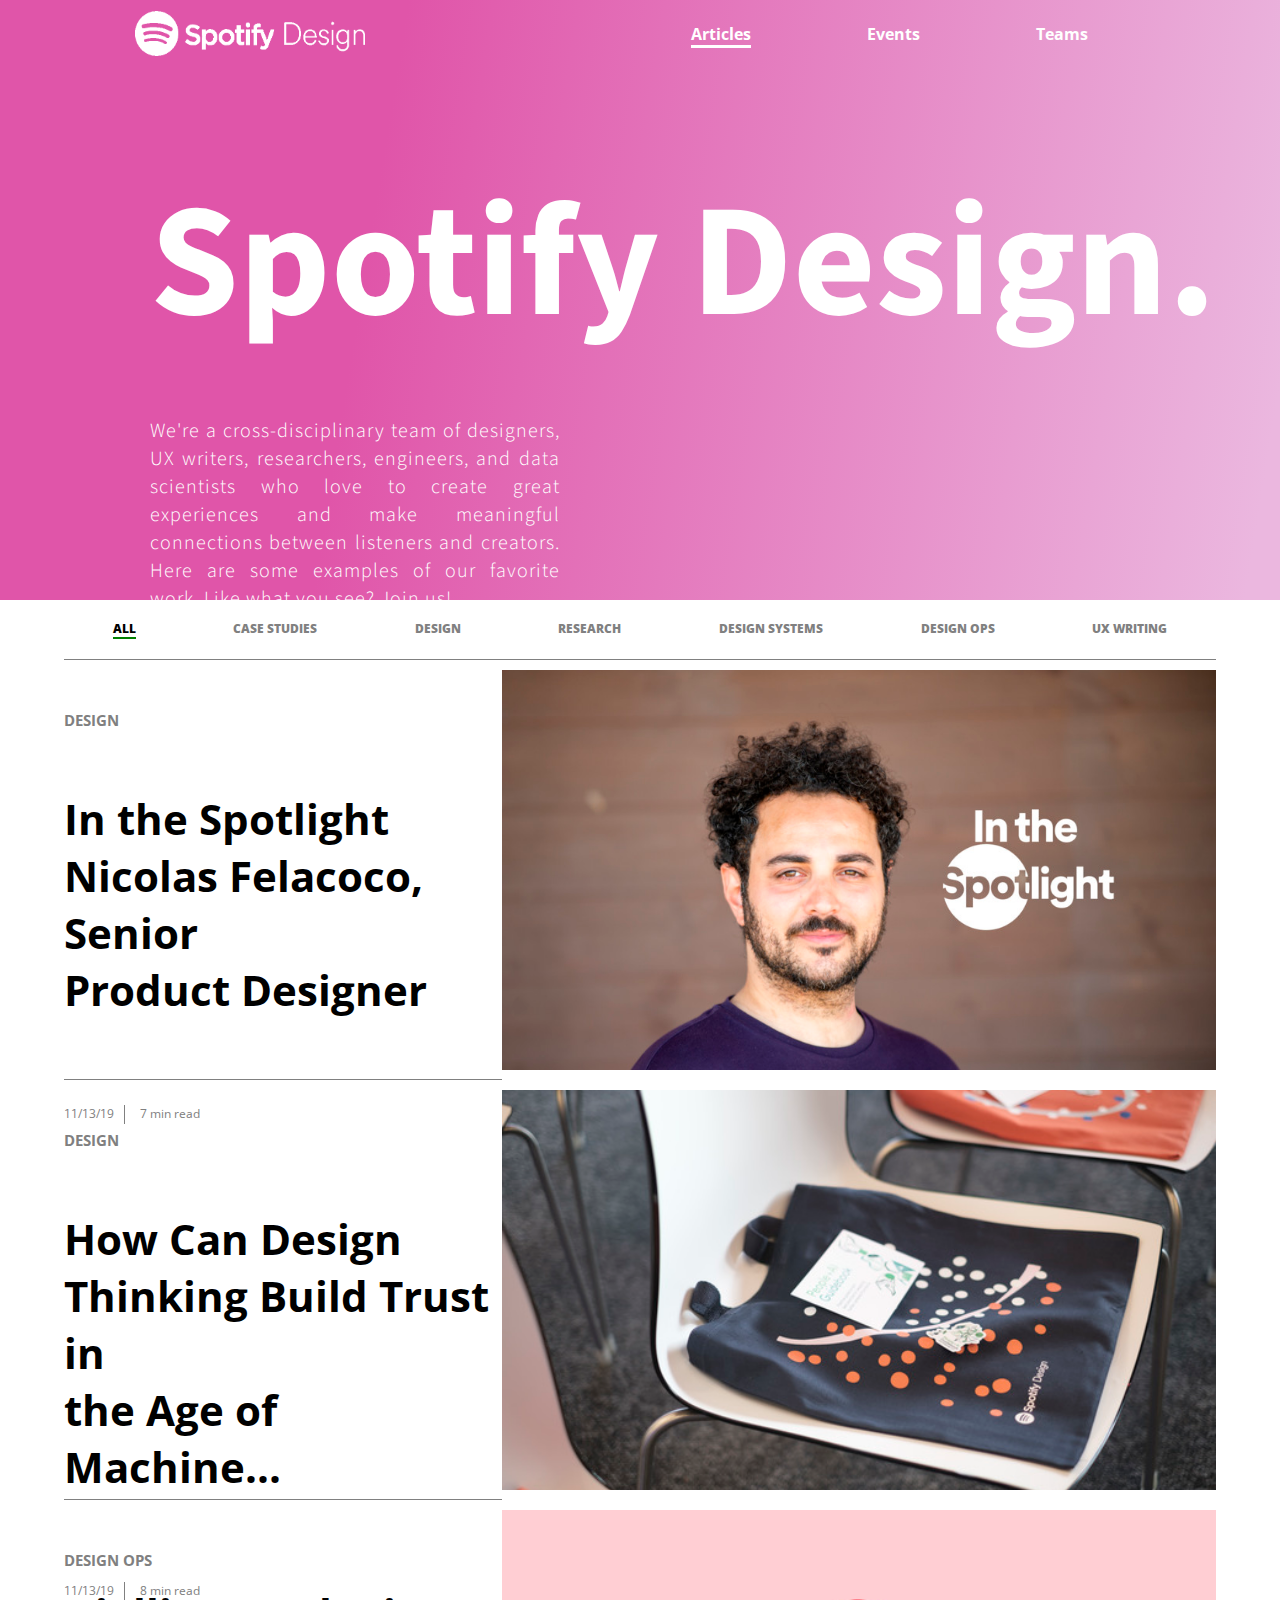
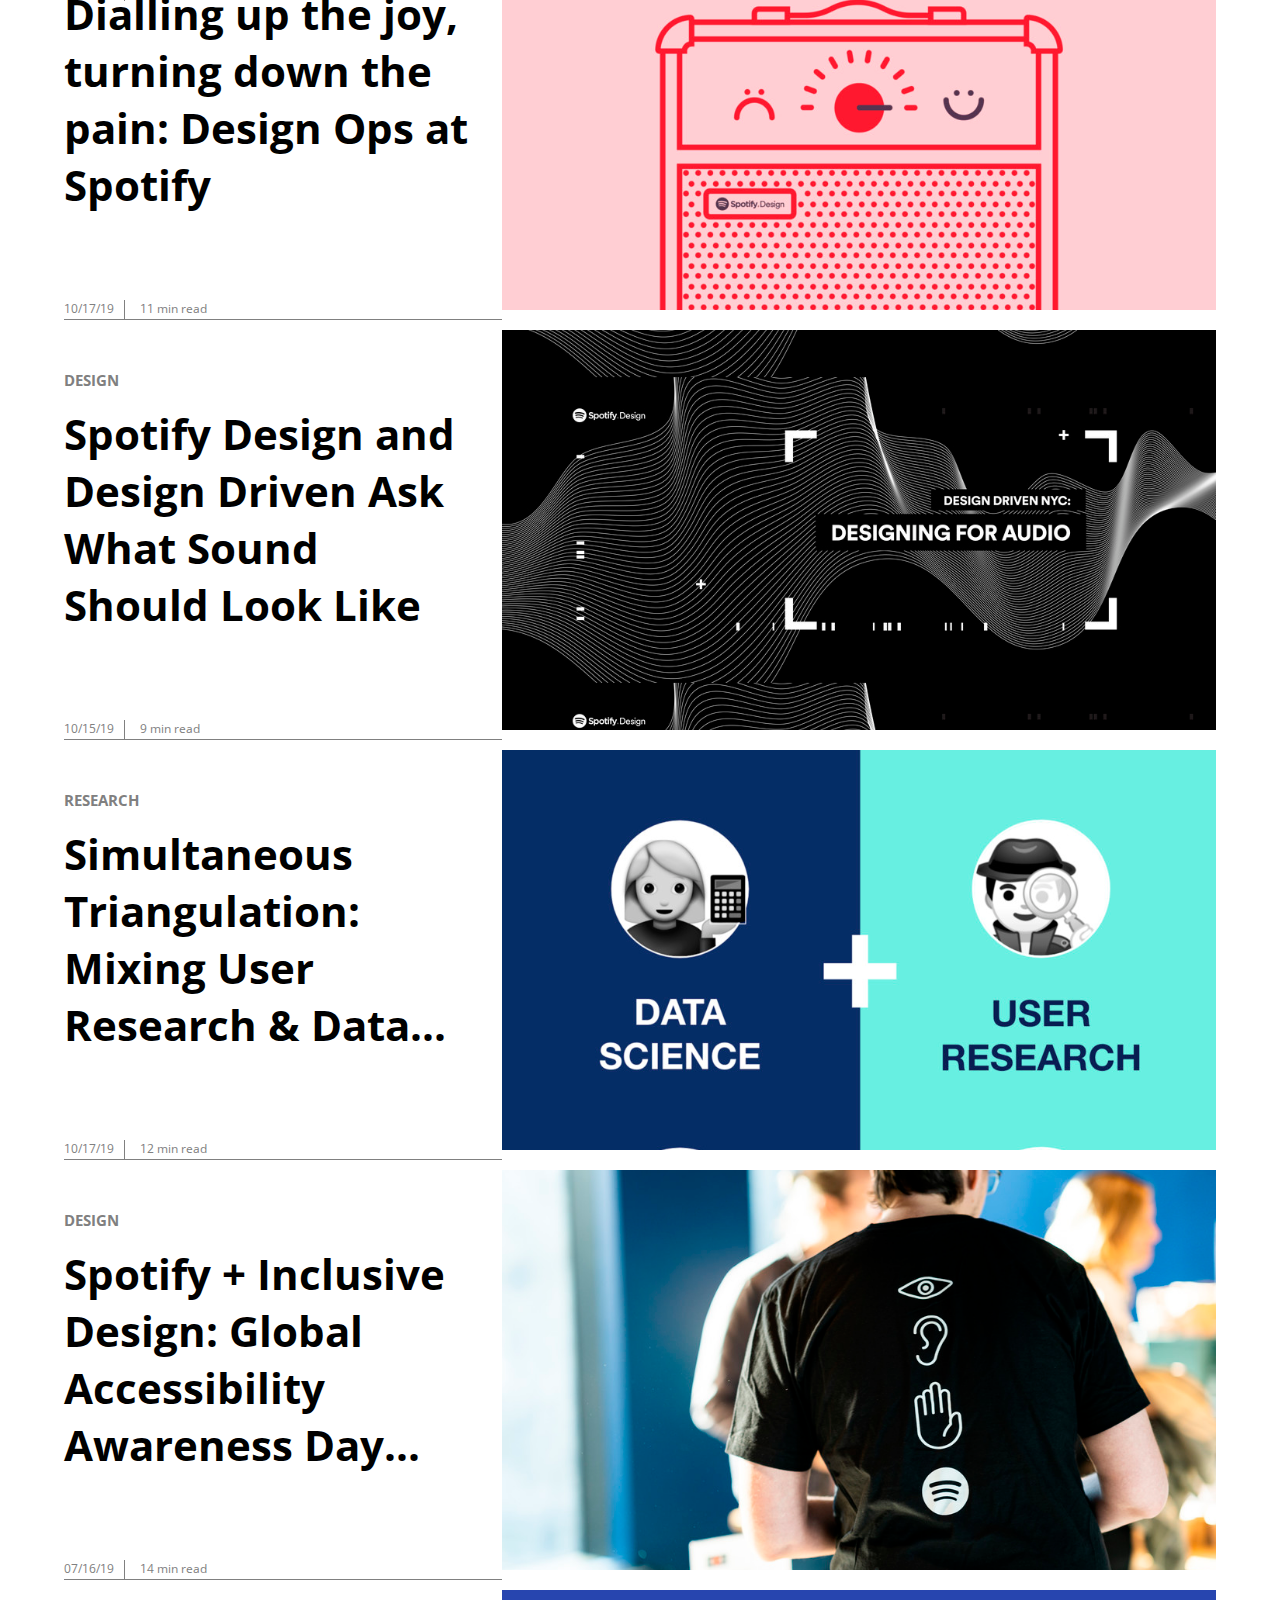
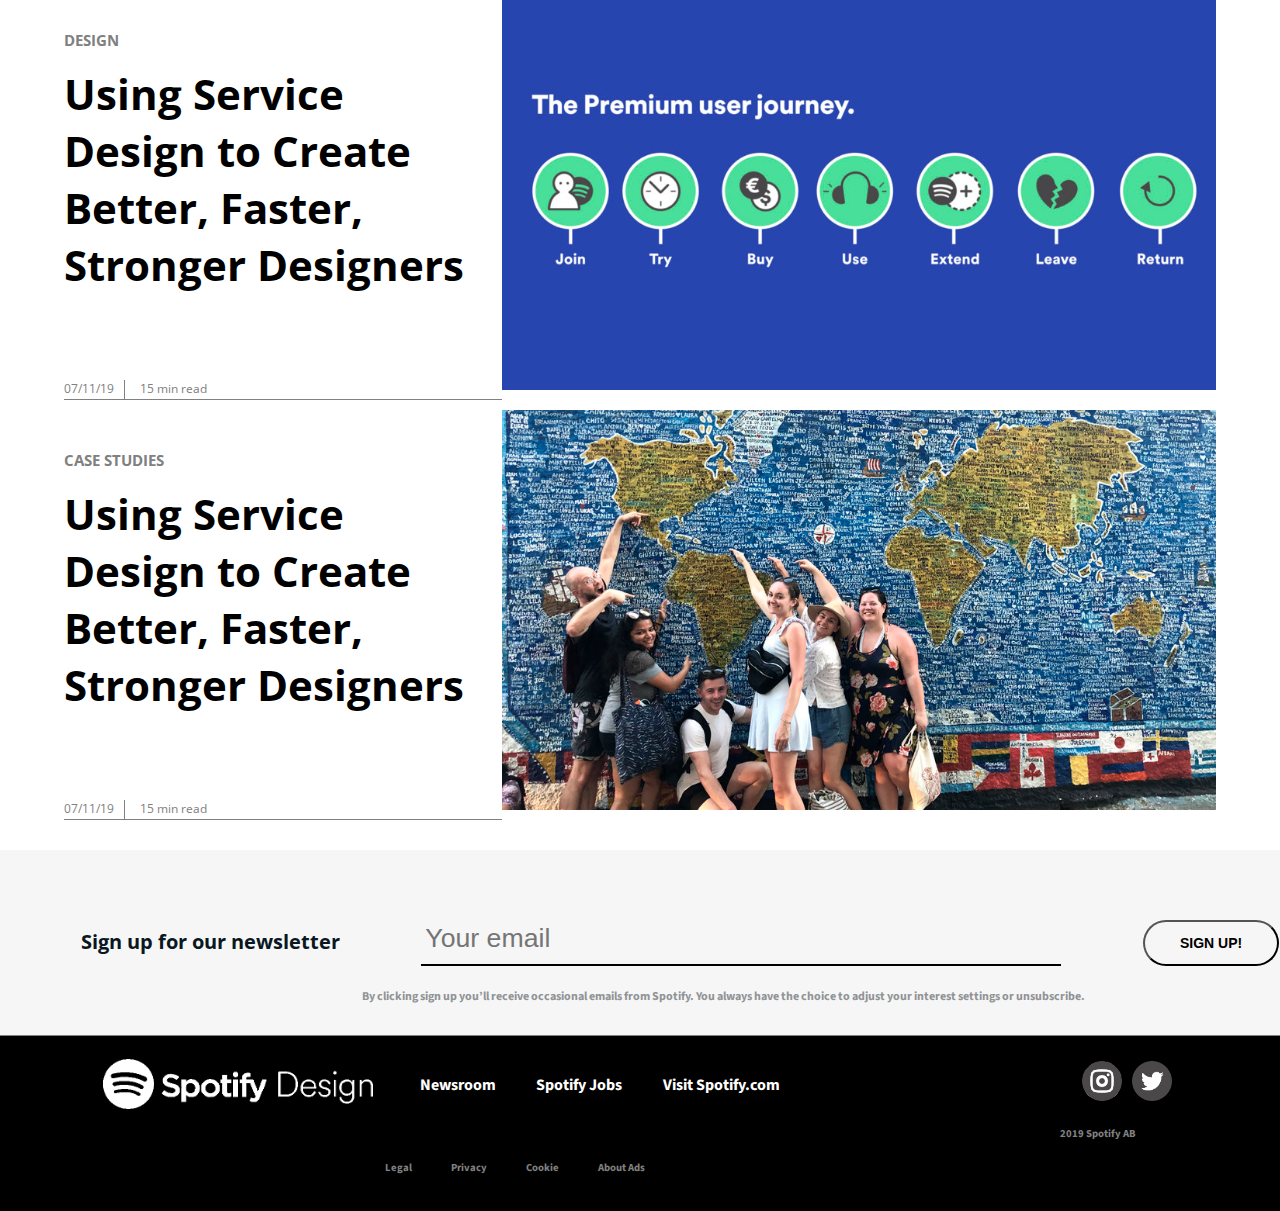
<file: spotify-design/index.html>
<!DOCTYPE html>
<html lang="en">

<head>
	<meta charset="utf-8">
	<title>Spotify Design - Articles</title>
	<link href="https://fonts.googleapis.com/css?family=Open+Sans:400,700|Source+Sans+Pro:400,700&display=swap" rel="stylesheet">
	<link href="https://fonts.googleapis.com/css?family=Open+Sans:300&display=swap" rel="stylesheet">
	<link href="https://fonts.googleapis.com/css?family=Source+Sans+Pro:300&display=swap" rel="stylesheet">
	<link rel="stylesheet" href="style.css">
	
</head>

<body>

<!-- HEADER -->

<div class="header">
	<div class="bandeau">
		<div class="logo">
			<img src="images/logo.png" width="230" height="45">
		</div> <!-- close logo --> 
		<div class="menu1">
			<a id="articles" href="index.html" target="_blank">Articles</a>
			<a id="events" href="events.html" target="_blank">Events</a>
			<a id="teams" href="team.html" target="_blank">Teams</a>
		</div> <!-- close menu1-->
	</div> <!-- close bandeau-->

<!-- PRESENTATION -->

	<div class="indexhero">
    	<div class="page-principale">
    		<h1 class="page-principale-title">Spotify Design.</h1>
			<p class="description">We're a cross-disciplinary team of designers, UX writers, researchers, engineers, and data scientists who love to create great experiences and make meaningful connections between listeners and creators. Here are some examples of our favorite work. Like what you see? Join us!</p>
		</div> <!-- close page-principale -->
	</div> <!-- close indexhero-->

</div> <!--close header-->

<!-- MENU + ARTICLES -->

<div class="menu2_articles">

	<!-- Menu 2 -->
	<div class="menu2">
		<a id="all" target="_blank" href="https://spotify.design/">ALL</a>
		<a id="case_studies" target="_blank" href="https://spotify.design/case-studies/">CASE STUDIES</a>
		<a id="design" target="_blank" href="https://spotify.design/design/">DESIGN</a>
		<a id="research" target="_blank" href="https://spotify.design/research/">RESEARCH</a>
		<a id="design_systems" target="_blank" href="https://spotify.design/design-systems/">DESIGN SYSTEMS</a>
		<a id="design_ops" target="_blank" href="https://spotify.design/design-ops/">DESIGN OPS</a>
		<a id="ux_writing" target="_blank" href="https://spotify.design/ux-writing/">UX WRITING</a>
	</div>

	<!-- Article 1 -->
	<div class="article_1">
		<div class="text2">
			<h3>DESIGN</h3>
			<a href="https://spotify.design/articles/2019-11-13/nicola-felaco/" target="_blank"><h4>In the Spotlight<br>Nicolas Felacoco, Senior <br>Product Designer</h4></a>
			<div class="mini-logos">
				<img src="images/mini-facebook.png" width="20" height="20">
				<img src="images/mini-twitter.png" width="20" height="20">
				<img src="images/mini-email.png" width="20" height="20"></div>
			<div class="small_text2">
				<p id="date2">11/13/19</p>
				<p id="reading_time2">7 min read</p>
			</div><!-- Ferme small text2 -->
		</div><!-- ferme text2-->
		<div class="image_article_1"></div>
	</div><!-- ferme article2-->

	<!-- Article 2 -->
	<div class="article_2">
		<div class="text2">
			<h3>DESIGN</h3>
			<a href="https://spotify.design/articles/2019-11-13/with-humans-in-mind-how-design-thinking-can-build-trust-in-the-age-of-machine-learning/" target="_blank"><h4>How Can Design<br>Thinking Build Trust in<br>the Age of Machine...</h4></a>
			<div class="mini-logos">
				<img src="images/mini-facebook.png" width="20" height="20">
				<img src="images/mini-twitter.png" width="20" height="20">
				<img src="images/mini-email.png" width="20" height="20"></div>
			<div class="small_text2">
				<p id="date2">11/13/19</p>
				<p id="reading_time2">8 min read</p>
			</div><!-- Ferme small text2 -->
		</div><!-- ferme text2-->
		<div class="image_article_2"></div>
	</div><!-- ferme article2-->

	<!-- Article 3 -->
	<div class="article_3">
		<div class="text3">
			<h3>DESIGN OPS</h3>
			<a href="https://spotify.design/articles/2019-10-17/dialling-up-the-joy-turning-down-the-pain-design-ops-at-spotify/" target="_blank"><h4>Dialling up the joy,<br>turning down the<br>pain: Design Ops at Spotify</h4></a>
			<div class="mini-logos">
				<img src="images/mini-facebook.png" width="20" height="20">
				<img src="images/mini-twitter.png" width="20" height="20">
				<img src="images/mini-email.png" width="20" height="20"></div>
			<div class="small_text3">
				<p id="date3">10/17/19</p>
				<p id="reading_time3">11 min read</p>
			</div><!-- Ferme small text3 -->
		</div><!-- ferme text3-->
		<div class="image_article_3"></div>
	</div><!-- ferme article3-->

	<!-- Article 4 -->
	<div class="article_4">
		<div class="text4">
			<h3>DESIGN</h3>
			<a href="https://spotify.design/articles/2019-10-15/spotify-design-and-design-driven-ask-what-sound-should-look-like/" target="_blank"><h4>Spotify Design and<br>Design Driven Ask<br>What Sound<br>Should Look Like</h4></a>
			<div class="mini-logos">
				<img src="images/mini-facebook.png" width="20" height="20">
				<img src="images/mini-twitter.png" width="20" height="20">
				<img src="images/mini-email.png" width="20" height="20"></div>
			<div class="small_text4">
				<p id="date4">10/15/19</p>
				<p id="reading_time4">9 min read</p>
			</div><!-- Ferme small text4 -->
		</div><!-- ferme text4-->
		<div class="image_article_4"></div>
	</div><!-- ferme article4-->

	<!-- Article 5 -->
	<div class="article_5">
		<div class="text5">
			<h3>RESEARCH</h3>
			<a href="https://spotify.design/articles/2019-07-17/simultaneous-triangulation-mixing-user-research-data-science-methods/" target="_blank"><h4>Simultaneous<br>Triangulation:<br>Mixing User<br>Research & Data...</h4></a>
			<div class="mini-logos">
				<img src="images/mini-facebook.png" width="20" height="20">
				<img src="images/mini-twitter.png" width="20" height="20">
				<img src="images/mini-email.png" width="20" height="20"></div>
			<div class="small_text5">
				<p id="date5">10/17/19</p>
				<p id="reading_time5">12 min read</p>
			</div><!-- Ferme small text5 -->
		</div><!-- ferme text5-->
			<div class="image_article_5"></div>
	</div><!-- ferme article5-->

	<!-- Article 6 -->
	<div class="article_6">
			<div class="text6">
				<h3>DESIGN</h3>
				<a href="https://spotify.design/articles/2019-07-16/spotify-inclusive-design-global-accessibility-awareness-day-event-round-up/" target="_blank"><h4>Spotify + Inclusive<br>Design: Global<br>Accessibility<br>Awareness Day...</h4></a>
				<div class="mini-logos">
				<img src="images/mini-facebook.png" width="20" height="20">
				<img src="images/mini-twitter.png" width="20" height="20">
				<img src="images/mini-email.png" width="20" height="20"></div>
				<div class="small_text6">
					<p id="date6">07/16/19</p>
					<p id="reading_time6">14 min read</p>
				</div><!-- Ferme small text6 -->
			</div><!-- ferme text6-->
			<div class="image_article_6"></div>
	</div><!-- ferme article6-->

	<!-- Article 7 -->
	<div class="article_7">
		<div class="text7">
			<h3>DESIGN</h3>
			<a href="https://spotify.design/articles/2019-07-11/using-service-design-to-create-better-faster-stronger-designers/" target="_blank"><h4>Using Service<br>Design to Create<br>Better, Faster,<br>Stronger Designers</h4></a>
			<div class="mini-logos">
				<img src="images/mini-facebook.png" width="20" height="20">
				<img src="images/mini-twitter.png" width="20" height="20">
				<img src="images/mini-email.png" width="20" height="20"></div>
			<div class="small_text7">
				<p id="date7">07/11/19</p>
				<p id="reading_time7">15 min read</p>
			</div><!-- Ferme small text7 -->
		</div><!-- ferme text7-->
		<div class="image_article_7"></div>
	</div><!-- ferme article7-->

	<!-- Article 8 -->
	<div class="article_8">
		<div class="text8">
			<h3>CASE STUDIES</h3>
			<a href="https://spotify.design/articles/2019-07-09/think-global-act-local/" target="_blank"><h4>Using Service<br>Design to Create<br>Better, Faster,<br>Stronger Designers</h4></a>
			<div class="mini-logos">
				<img src="images/mini-facebook.png" width="20" height="20">
				<img src="images/mini-twitter.png" width="20" height="20">
				<img src="images/mini-email.png" width="20" height="20"></div>
			<div class="small_text8">
				<p id="date8">07/11/19</p>
				<p id="reading_time8">15 min read</p>
			</div><!-- Ferme small text8 -->
		</div><!-- ferme text8-->
		<div class="image_article_8"></div>
	</div><!-- ferme article8-->

</div> <!-- ferme menu2 articles-->

<!-- BOTTOM -->

<div class="bandeau-bottom">
	<div class="subscribe">
		 <h1 id="blah"> Sign up for our newsletter</h1>
	</div>

  	<div class="form">
  		<form action="" method="get" class="form-example  ">
    	<input id="input_style" type="email" name="email" id="email" placeholder="Your email"    required style=" border-width:0px; border:none; ">
    </div>

    <div >
    	<input id="sign-up"type="submit" value="SIGN UP!">
    </div>
</div>  <!-- finn div bandeau -->

<div class="text">
    <p id="legal-mention"> By clicking sign up you’ll receive occasional emails from Spotify. You always have the choice to adjust your interest settings or unsubscribe.
    		
    </p>
</div> <!-- ferme text -->

<div class="footer">
	<div class="bandeau-bas">
		<img src="images/logo.png" width="270" height="50"></img>
			<div class="texte-lien">
		<a href="https://newsroom.spotify.com/" target="blank"><p>Newsroom</p></a>
		<a href="https://www.spotifyjobs.com/" target="blank"><p>Spotify Jobs</p></a>
		<a href="https://www.spotify.com/fr/" target="blank"><p>Visit Spotify.com</p></a></div>
		<div class="icon-media">
		<a href="https://www.instagram.com/spotify.design/" target="blank"><img id="insta" src="images/insta.png" width="40"height="40"></a>
		<a href="https://twitter.com/spotifydesign?lang=en" target="blank"><img id="twitter" src="images/twitter.png" width="40" height="40"></a>	
		</div>	
	</div> <!-- ferme bandeau-bas-->

	<div class="bottom-bis">
		<h6 id="copyright">2019 Spotify AB </h6>
	</div>

	<div class="bottom">
		<div class="bottom-link">
		<a id="legal" href="https://www.spotify.com/us/legal/end-user-agreement/" target="blank"><h6>Legal</h6></a>
		<a id="privacy" href="https://www.spotify.com/us/legal/privacy-policy/" target="blank"><h6>Privacy</h6></a>
		<a id="cookie" href="https://www.spotify.com/us/legal/privacy-policy/" target="blank"><h6>Cookie</h6></a>
		<a id="about-ads" href="https://www.spotify.com/us/legal/privacy-policy/" target="blank"><h6>About Ads</h6></a>
		</div>
	</div> <!--   ferme bottom-->

</div> <!-- ferme footer-->
</body>
</file>
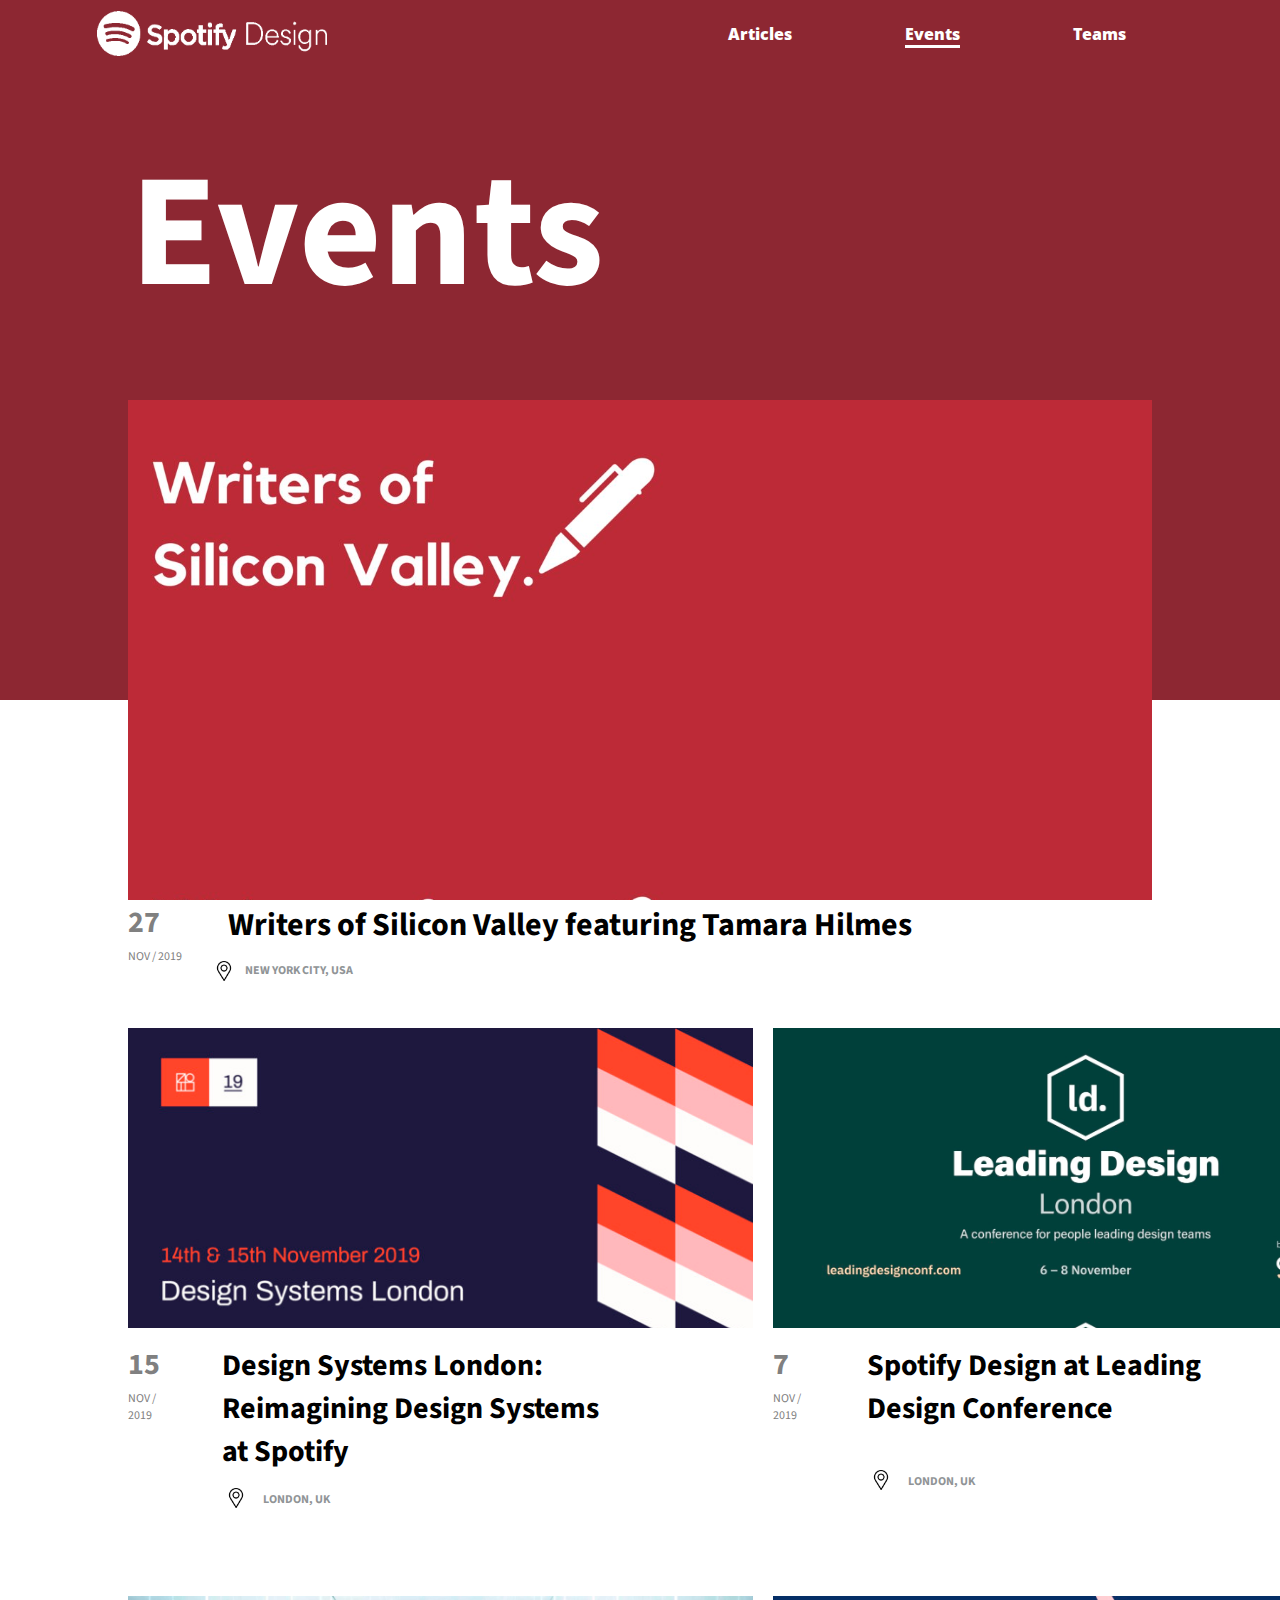
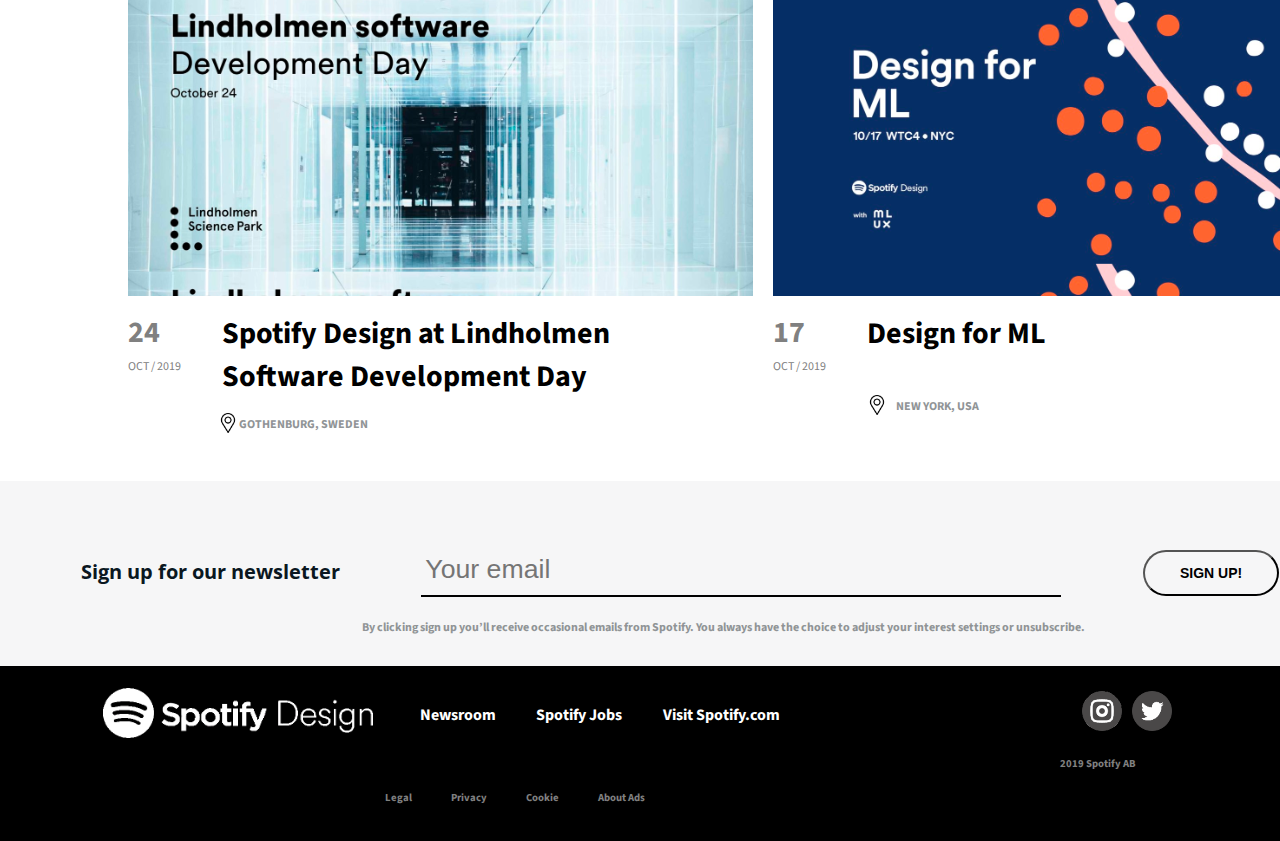
<file: spotify-design/events.html>
<!DOCTYPE html>
<html lang="en">

<head>
	<meta charset="utf-8">
	<title>Spotify Design - Events</title>
	<link href="https://fonts.googleapis.com/css?family=Open+Sans:400,700|Source+Sans+Pro:400,700&display=swap" rel="stylesheet">
	<link href="https://fonts.googleapis.com/css?family=Open+Sans:300&display=swap" rel="stylesheet">
	<link href="https://fonts.googleapis.com/css?family=Source+Sans+Pro:300&display=swap" rel="stylesheet">
	<link rel="stylesheet" href="events.css">
	
</head>

<body>
	<div class="header">
	<div class="bandeau">
		<div class="logo">
			<img src="images/logo.png" width="230" height="45">
		</div> <!-- close logo --> 
		<div class="menu1">
			<a id="articles" href="index.html" target="_blank">Articles</a>
			<a id="events" href="events.html" target="_blank">Events</a>
			<a id="teams" href="team.html" target="_blank">Teams</a>
		</div> <!-- close menu1-->
	</div> <!-- close bandeau-->

<div class="indexhero">
    	<div class="page-event">
    		<h1 class="page-event-title">Events</h1>
		</div> <!-- close page-event -->
	</div> <!-- close indexhero-->
</div> <!-- close header-->

<!-- MAIN EVENT -->
<div class="cont-event">
	<div class="rectangle">
		<div class="image-rectangle"></div>
	</div>

	<div class="main-event">
		<div class="EventDate-day" id="main">27</div>
		<div class="EventDate-dateBottom" id="main-bottom">NOV / 2019 </div>
		<a href="https://spotify.design/events/31-writers-of-silicon-valley-featuring-tamara-hilmes/" target="_blank"><h1 id="silicon"> Writers of Silicon Valley featuring Tamara Hilmes</h1></a>
		<div class="location-ny">
			<img id="location" src="images/placeholder.png" width="20" height="20">
			<h1 id="EventLocation-ny">NEW YORK CITY, USA </h1>
		</div>
	</div><!-- close main event-->

</div><!-- close cont event-->
<!-- EVENTS -->

<div class="container">
    <div class="photo">
        <div id="photo1">
            <div class="image"></div>
            <!-- <img src="imagesbis/bleu.jpg" width="600" height="300">  -->
            <div class="EventDate-day">15</div>
            <div class="EventDate-dateBottom">
            NOV / 2019 </div>
            <a href="https://spotify.design/events/29-design-systems-london-reimagining-design-systems/" target="_blank"><h1 id="london"> Design Systems London: <br>  Reimagining Design  Systems <br> at Spotify</h1></a>
            <div class="gps">
            	<img class="location" src="images/placeholder.png" width="20" height="20">
            	<h1 id="EventLocation">LONDON, UK </h1>
            </div>
        </div><!--ferme photo 1-->

        <div id="photo2">
            <div class="imageb"></div>
<!--<img src="imagesbis/vert.jpg"width="600" height="300">-->        
			<div class="EventDate-day">7</div>
            <div class="EventDate-dateBottom">
            NOV / 2019 </div>
            <a href="https://spotify.design/events/25-making-the-band-the-key-to-building-a-great-design-team-leading-design/" target="_blank"><h1 id="vert">Spotify Design at  Leading <br> Design Conference</h1></a>
             <div class="gps">
           	 	<img class="location" src="images/placeholder.png" width="20" height="20">
           		<h1 id="EventLocation">LONDON, UK </h1>
            </div>
        </div> <!--ferme div photo2-->

    </div> <!-- ferme div photo-->

</div> 
<!-- ferme container -->

<div class="container">
    <div class="photo">
        <div id="photo1">
            <div class="yolo"></div>
<!--             <img src="imagesbis/trans.jpg" width="600" height="300"> 
 -->        <div class="EventDate-day">24</div>
            <div class="EventDate-dateBottom">
            OCT / 2019 </div>
            <a href="https://spotify.design/events/30-spotify-design-at-lindholmen-software-development-day/" target="_blank"><h1 id="londonbis"> Spotify Design at Lindholmen <br> Software Development Day </h1></a>
             <div class="gps-sweden">
            	<img class="location" src="images/placeholder.png" width="20" height="20">
            	<h1 id="EventLocation">GOTHENBURG, SWEDEN</h1>
            </div>
        </div><!--ferme photo 1-->

        <div id="photo2">
            <div class="imaged"></div>
<!--             <img src="imagesbis/orange.jpg"width="600" height="300">
 -->        <div class="EventDate-day">17</div>
            <div class="EventDate-dateBottom">
            OCT / 2019 </div>
            <a href="https://spotify.design/events/23-design-for-ml/" target="_blank"><h1 id="vert">Design for ML </h1></a>
             <div class="gps">
            	<img class="location" src="images/placeholder.png" width="20" height="20">
            	<h1 id="EventLocation">NEW YORK, USA </h1>
            </div>
        
        </div> <!--ferme div photo2-->

    </div> <!-- ferme div photo-->

</div> 
<!-- ferme container -->

<!-- BOTTOM -->
<div class="bandeau-bottom">
	<div class="subscribe">
		 <h1 id="blah"> Sign up for our newsletter</h1>
	</div>

  	<div class="form">
  		<form action="" method="get" class="form-example  ">
    	<input id="input_style" type="email" name="email" id="email" placeholder="Your email"    required style=" border-width:0px; border:none; ">
    </div>

    <div >
    	<input id="sign-up"type="submit" value="SIGN UP!">
    </div>
</div>  <!-- finn div bandeau -->

<div class="text">
    <p id="legal-mention"> By clicking sign up you’ll receive occasional emails from Spotify. You always have the choice to adjust your interest settings or unsubscribe.
    		
    </p>
</div> <!-- ferme text -->

<div class="footer">
	<div class="bandeau-bas">
		<img src="images/logo.png" width="270" height="50"></img>
			<div class="texte-lien">
		<a href="https://newsroom.spotify.com/" target="blank"><p>Newsroom</p></a>
		<a href="https://www.spotifyjobs.com/" target="blank"><p>Spotify Jobs</p></a>
		<a href="https://www.spotify.com/fr/" target="blank"><p>Visit Spotify.com</p></a></div>
		<div class="icon-media">
		<a href="https://www.instagram.com/spotify.design/" target="blank"><img id="insta" src="images/insta.png" width="40"height="40"></a>
		<a href="https://twitter.com/spotifydesign?lang=en" target="blank"><img id="twitter" src="images/twitter.png" width="40" height="40"></a>	
		</div>	
	</div> <!-- ferme bandeau-bas-->

	<div class="bottom-bis">
		<h6 id="copyright">2019 Spotify AB </h6>
	</div>

	<div class="bottom">
		<div class="bottom-link">
		<a id="legal" href="https://www.spotify.com/us/legal/end-user-agreement/" target="blank"><h6>Legal</h6></a>
		<a id="privacy" href="https://www.spotify.com/us/legal/privacy-policy/" target="blank"><h6>Privacy</h6></a>
		<a id="cookie" href="https://www.spotify.com/us/legal/privacy-policy/" target="blank"><h6>Cookie</h6></a>
		<a id="about-ads" href="https://www.spotify.com/us/legal/privacy-policy/" target="blank"><h6>About Ads</h6></a>
		</div>
	</div> <!--   ferme bottom-->

</div> <!-- ferme footer-->

</body>
</file>
<file: spotify-design/style.css>
@import url(components/main/bandeau.css);
@import url(components/main/presentation.css);
@import url(components/main/menu2.css);
@import url(components/main/articles/article1.css);
@import url(components/main/articles/article2.css);
@import url(components/main/articles/article3.css);
@import url(components/main/articles/article4.css);
@import url(components/main/articles/article5.css);
@import url(components/main/articles/article6.css);
@import url(components/main/articles/article7.css);
@import url(components/main/articles/article8.css);
@import url(components/main/bottom.css);
@import url(components/main/footer.css);


@font-face{
	font-family: 'Open Sans', sans-serif;
	font-family: 'Source Sans Pro', sans-serif;
	font-weight: 900;
}

body{
	width: 100%;
	margin: 0px
}

.header{
	background: linear-gradient(99.15961971425418deg, rgba(224, 85, 169,1) 29.655237268518512%,rgba(235, 183, 223,1) 97.5017361111111%);
	height: 600px;
}

.menu2_articles{
	display:flex;
	flex-direction: column;
	justify-content: center;
	width: 90%;
	padding-right: 5%;
	padding-left: 5%;

}
</file>
<file: spotify-design/events.css>
@import url(components/events/bandeau.css);
@import url(components/events/presentation.css);
@import url(components/events/description.css);
@import url(components/events/bottom.css);
@import url(components/events/footer.css);



body{
	width: 100%;
	margin: 0px;
}
</file>
